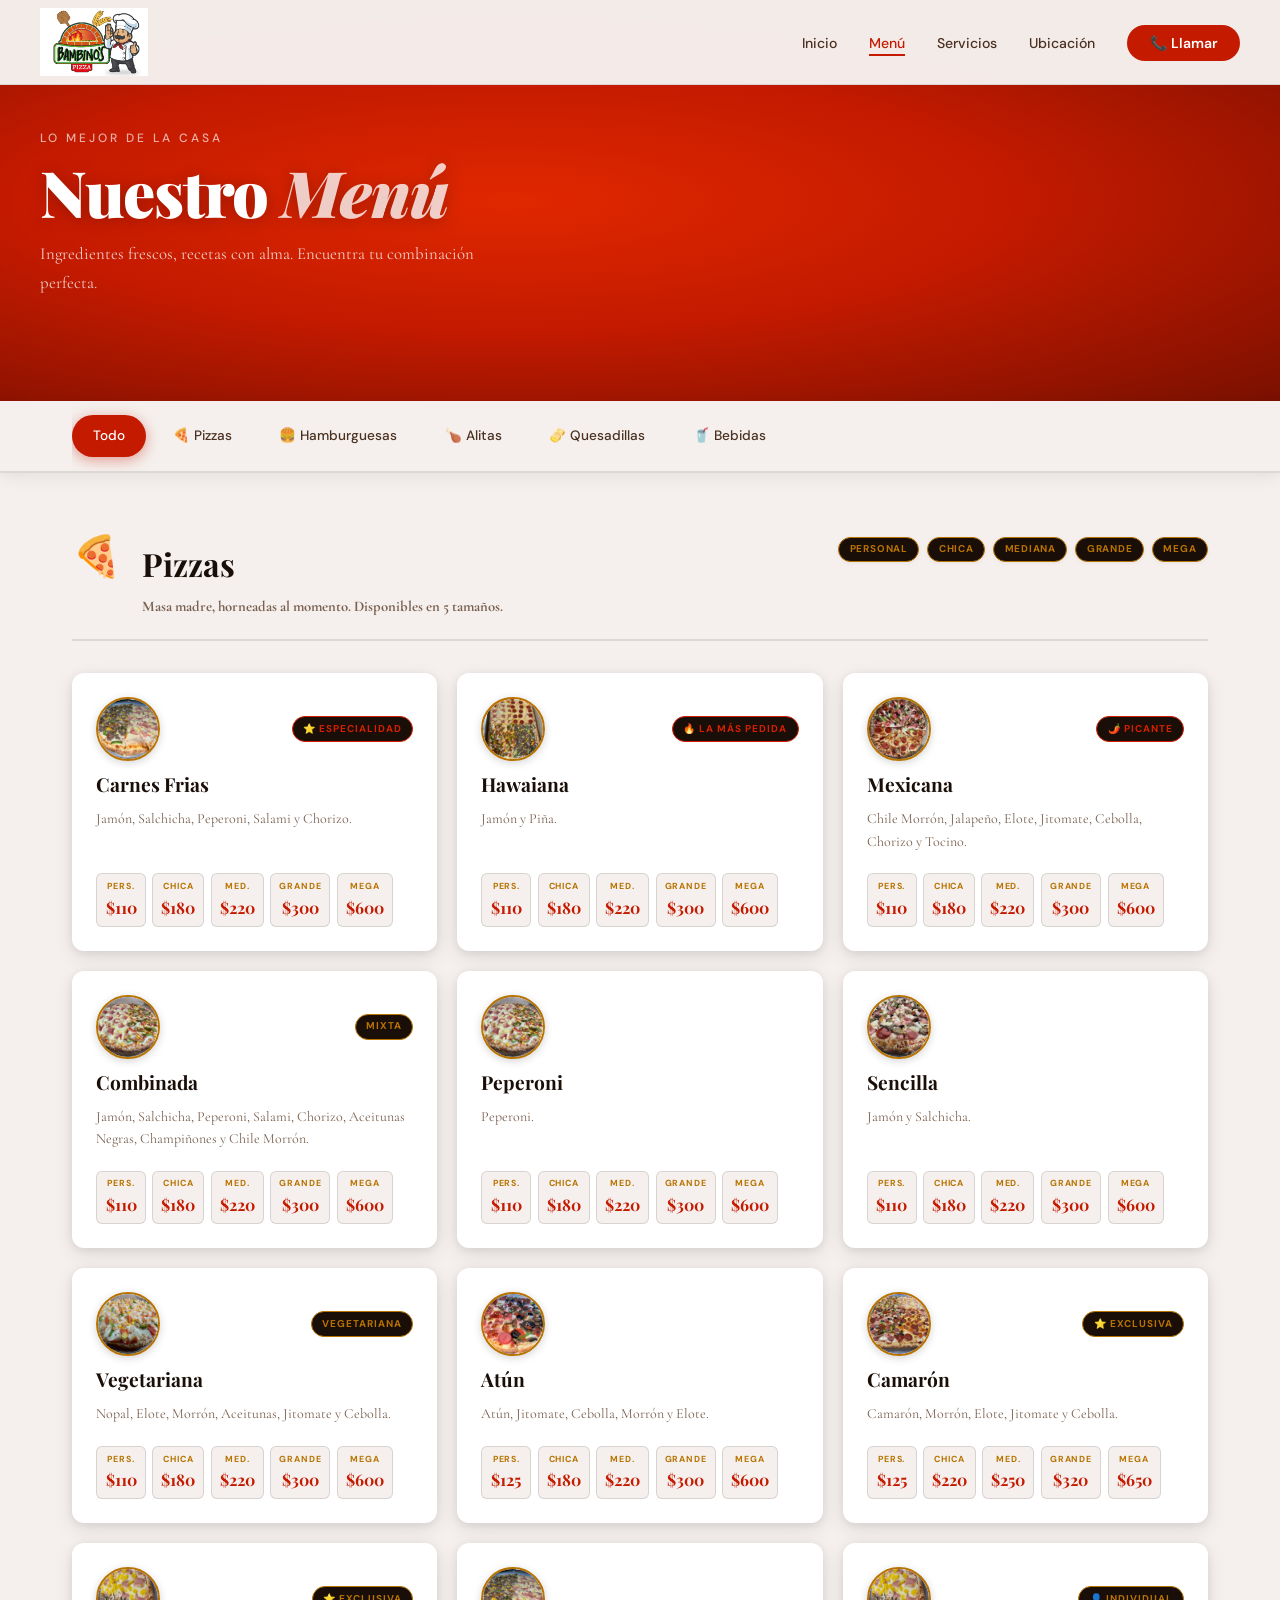
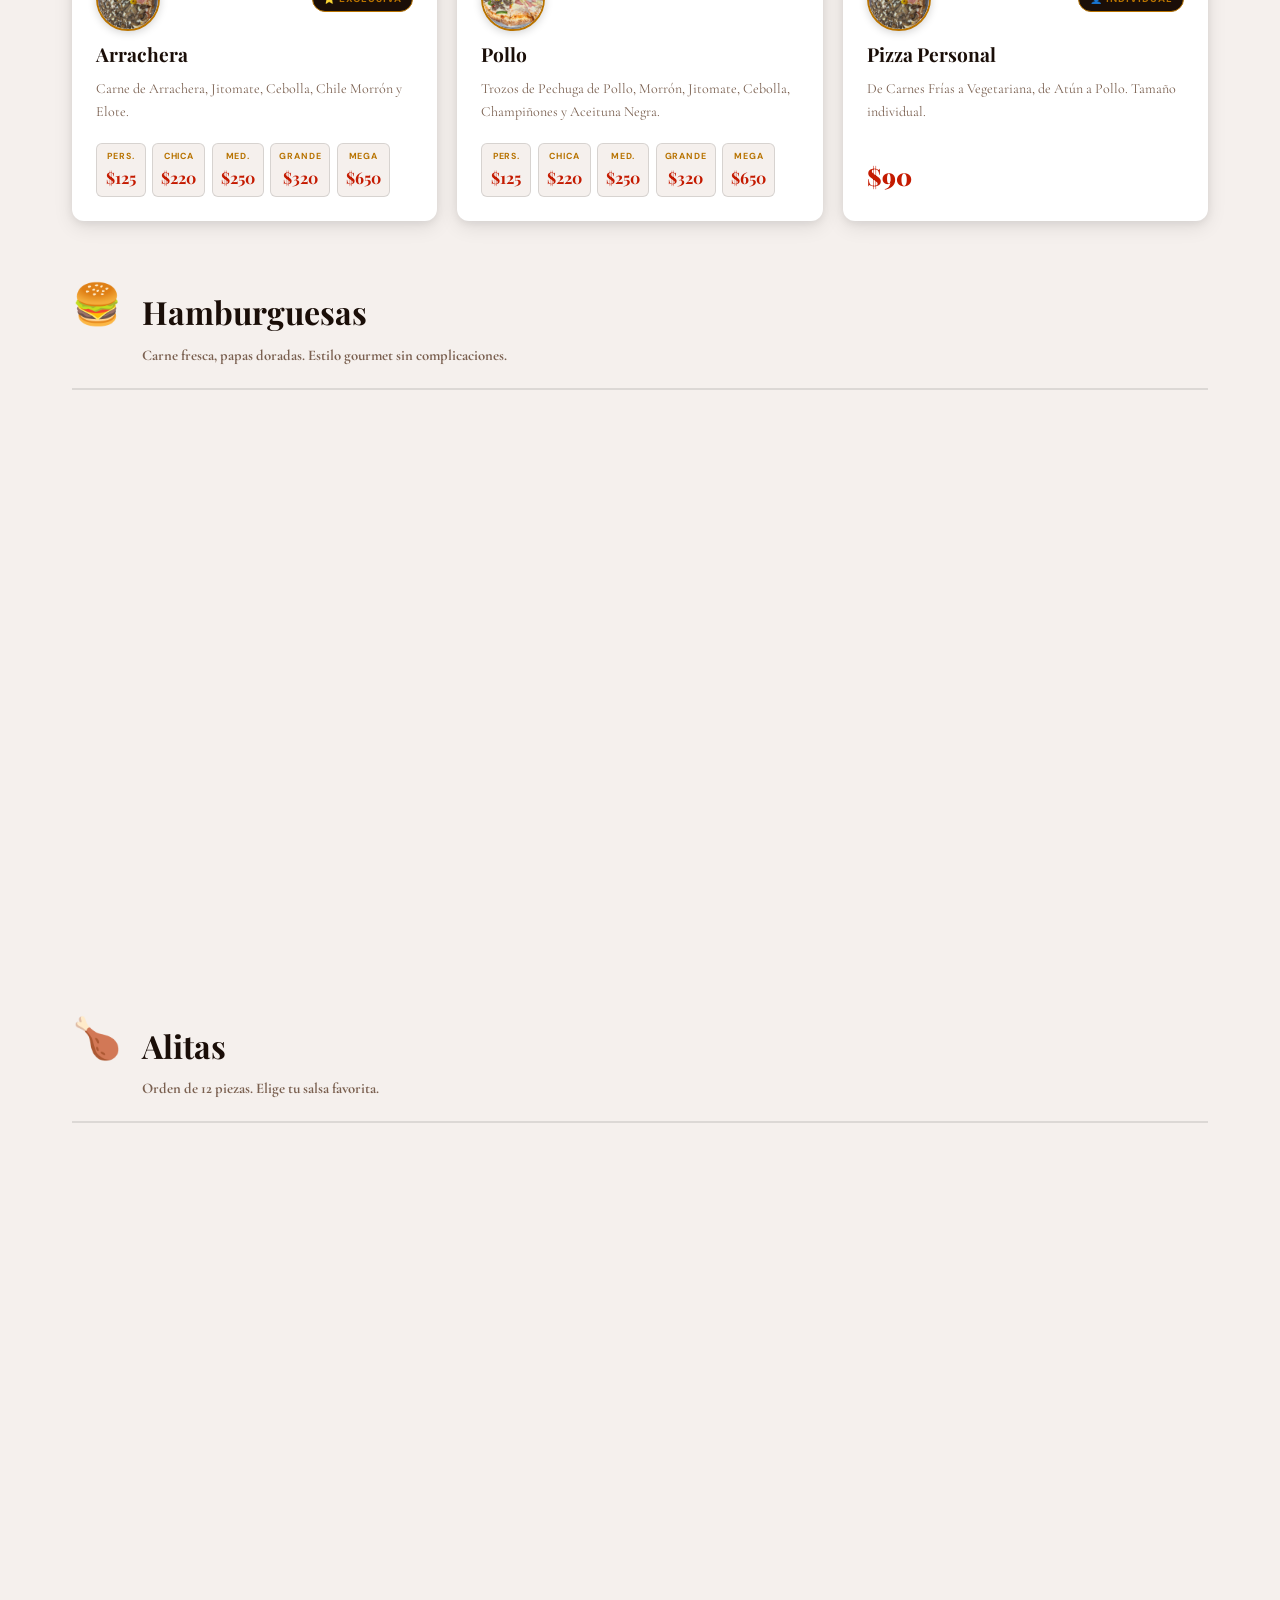
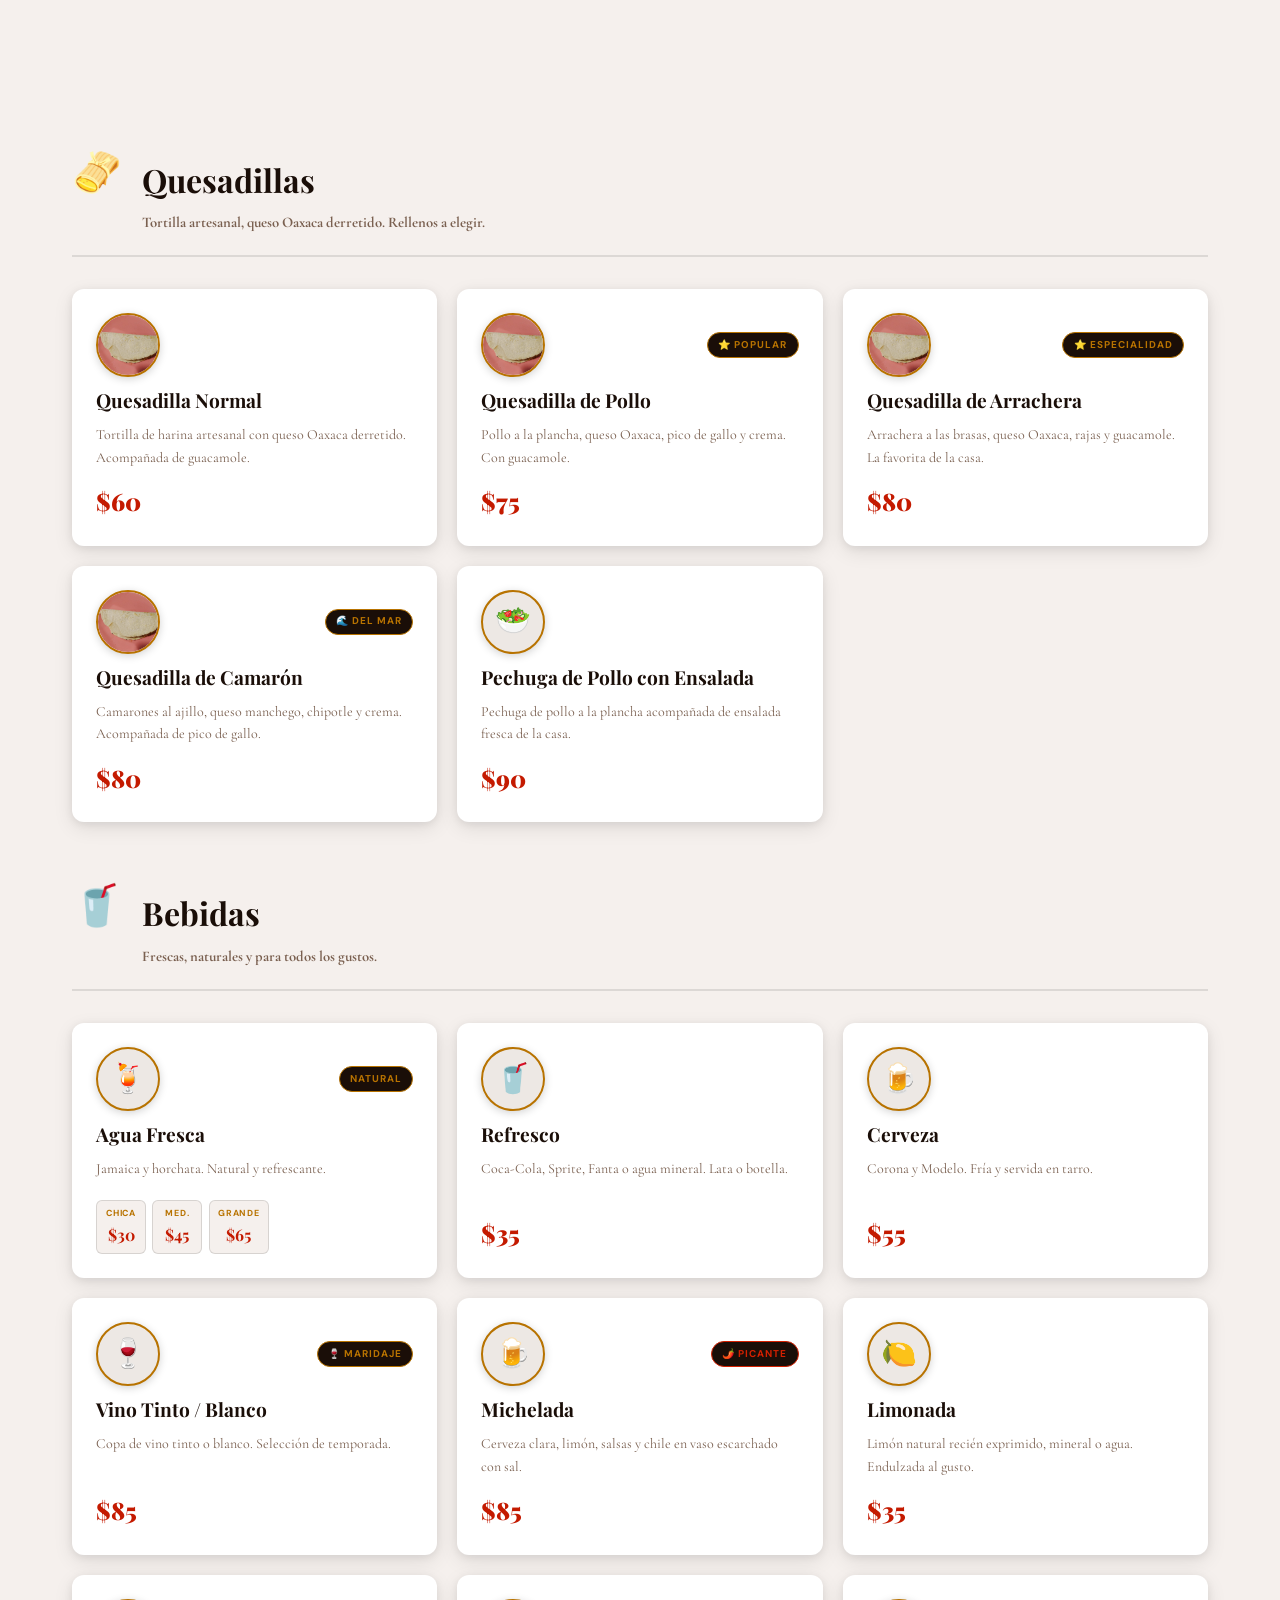
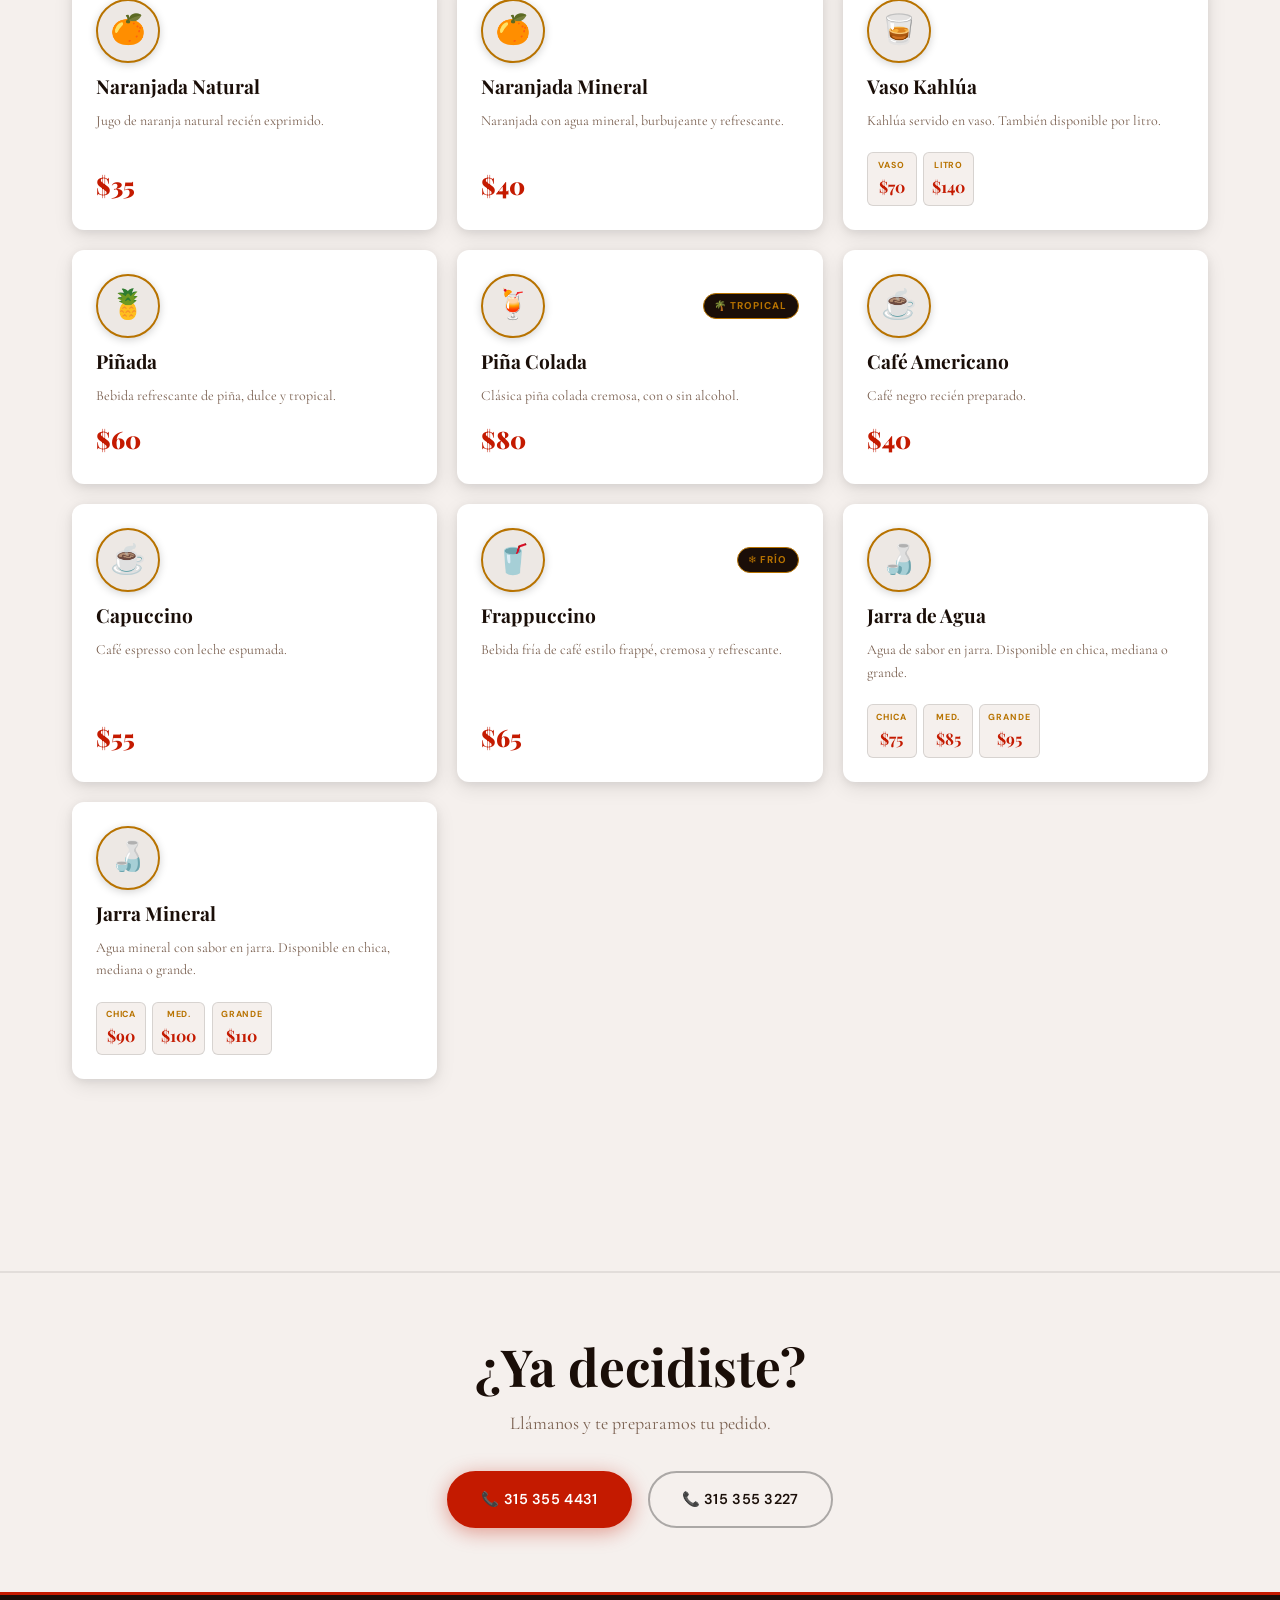
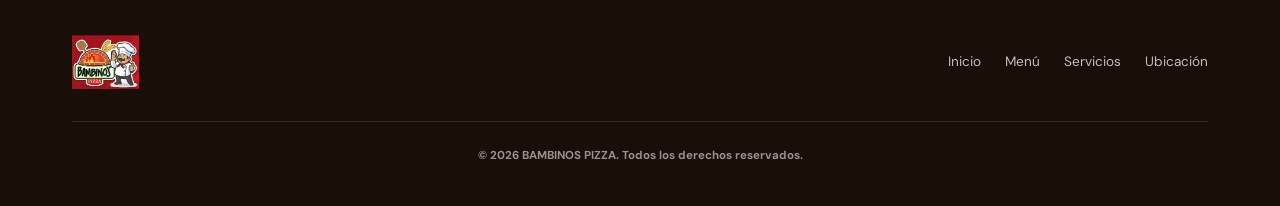
<file: pages/menu.html>
<!DOCTYPE html>
<html lang="es-MX">
<head>
  <meta charset="UTF-8" />
  <meta name="viewport" content="width=device-width, initial-scale=1.0" />
  <link rel="icon" type="image/png" href="./assets/images/LOGO-PIZZERIA.png"/>
  <title>Menú</title>
  <link rel="preconnect" href="https://fonts.googleapis.com" />
  <link rel="preconnect" href="https://fonts.gstatic.com" crossorigin />
  <link href="https://fonts.googleapis.com/css2?family=Playfair+Display:ital,wght@0,700;0,900;1,700&family=Cormorant+Garamond:wght@300;400;600&family=DM+Sans:wght@300;400;500&display=swap" rel="stylesheet" />
  <link rel="stylesheet" href="../css/tokens.css" />
  <link rel="stylesheet" href="../css/base.css" />
  <link rel="stylesheet" href="../css/components.css" />
  <link rel="stylesheet" href="../css/animations.css" />
  <link rel="stylesheet" href="../css/menu.css" />
</head>
<body>

  <!-- NAVBAR -->
  <nav class="navbar" id="navbar">
    <a href="../index.html" class="nav-brand">
      <img src="../assets/images/LOGO-PIZZA-BLANCO.jpeg" alt="Bambinos Pizza" class="brand-logo" />
    </a>
    <button class="hamburger" id="hamburger" aria-label="Menú">
      <span></span><span></span><span></span>
    </button>
    <ul class="nav-links" id="navLinks">
      <li><a href="../index.html"          class="nav-link">Inicio</a></li>
      <li><a href="#"                      class="nav-link active">Menú</a></li>
      <li><a href="../index.html#servicios" class="nav-link">Servicios</a></li>
      <li><a href="../index.html#ubicacion" class="nav-link">Ubicación</a></li>
      <li><a href="tel:+523153554431"          class="nav-link nav-cta">📞 Llamar</a></li>
    </ul>
  </nav>

  <!-- HERO MENÚ -->
  <header class="menu-hero">
    <div class="hero-bg">
      <div class="fire-orb fire-orb--1"></div>
      <div class="grain-overlay"></div>
    </div>
    <div class="menu-hero__content">
      <p class="section-eyebrow">Lo mejor de la casa</p>
      <h1 class="hero-title">Nuestro <em class="title-italic">Menú</em></h1>
      <p class="hero-desc">Ingredientes frescos, recetas con alma. Encuentra tu combinación perfecta.</p>
    </div>
  </header>

  <!-- FILTER TABS -->
  <div class="menu-tabs-wrap">
    <div class="container">
      <div class="menu-tabs" role="tablist">
        <button class="tab-btn active" data-filter="all"          role="tab">Todo</button>
        <button class="tab-btn"        data-filter="pizzas"       role="tab">🍕 Pizzas</button>
        <button class="tab-btn"        data-filter="hamburguesas" role="tab">🍔 Hamburguesas</button>
        <button class="tab-btn"        data-filter="alitas"       role="tab">🍗 Alitas</button>
        <button class="tab-btn"        data-filter="quesadillas"  role="tab">🫔 Quesadillas</button>
        <button class="tab-btn"        data-filter="bebidas"      role="tab">🥤 Bebidas</button>
      </div>
    </div>
  </div>

  <!-- MENU CONTENT -->
  <main class="menu-main">
    <div class="container">

      <!-- PIZZAS -->
      <section class="menu-section" data-category="pizzas" id="pizzas">
        <div class="menu-section-header">
          <span class="section-emoji">🍕</span>
          <div>
            <h2>Pizzas</h2>
            <p><strong> Masa madre, horneadas al momento. Disponibles en 5 tamaños.</strong></p>
          </div>
          <div class="size-legend">
            <span>Personal</span><span>Chica</span><span>Mediana</span><span>Grande</span><span>Mega</span>
          </div>
        </div>
        <div class="menu-grid" id="pizzas-grid"></div>
      </section>

      <!-- HAMBURGUESAS -->
      <section class="menu-section" data-category="hamburguesas" id="hamburguesas">
        <div class="menu-section-header">
          <span class="section-emoji">🍔</span>
          <div>
            <h2>Hamburguesas</h2>
            <p><strong>Carne fresca, papas doradas. Estilo gourmet sin complicaciones.</strong></p>
          </div>
        </div>
        <div class="menu-grid" id="burger-grid"></div>
      </section>

      <!-- ALITAS -->
      <section class="menu-section" data-category="alitas" id="alitas">
        <div class="menu-section-header">
          <span class="section-emoji">🍗</span>
          <div>
            <h2>Alitas</h2>
            <p><strong>Orden de 12 piezas. Elige tu salsa favorita.</strong></p>
          </div>
        </div>
        <div class="menu-grid" id="alitas-grid"></div>
      </section>

      <!-- QUESADILLAS -->
      <section class="menu-section" data-category="quesadillas" id="quesadillas">
        <div class="menu-section-header">
          <span class="section-emoji">🫔</span>
          <div>
            <h2>Quesadillas</h2>
            <p><strong>Tortilla artesanal, queso Oaxaca derretido. Rellenos a elegir.</strong></p>
          </div>
        </div>
        <div class="menu-grid" id="quesadilla-grid"></div>
      </section>

      <!-- BEBIDAS -->
      <section class="menu-section" data-category="bebidas" id="bebidas">
        <div class="menu-section-header">
          <span class="section-emoji">🥤</span>
          <div>
            <h2>Bebidas</h2>
            <p><strong>Frescas, naturales y para todos los gustos.</strong></p>
          </div>
        </div>
        <div class="menu-grid" id="bebidas-grid"></div>
      </section>

    </div>
  </main>

  <!-- CTA -->
  <section class="menu-cta">
    <div class="container">
      <h2 class="section-title">¿Ya decidiste?</h2>
      <p>Llámanos y te preparamos tu pedido.</p>
      <div class="contacto-actions">
        <a href="tel:+523153554431" class="btn btn--primary">📞 315 355 4431</a>
        <a href="tel:+523153553227" class="btn btn--outline-dark">📞 315 355 3227</a>
      </div>
    </div>
  </section>

  <!-- FOOTER -->
  <footer class="footer">
    <div class="container footer-inner">
      <div class="footer-brand">
        <img src="../assets/images/LOGO-PIZZERIA.png" alt="Bambinos Pizza" class="brand-logo" />
      </div>
      <nav class="footer-nav">
        <a href="../index.html">Inicio</a>
        <a href="#">Menú</a>
        <a href="../index.html#servicios">Servicios</a>
        <a href="../index.html#ubicacion">Ubicación</a>
      </nav>
      <p class="footer-copy"><strong> © 2026 BAMBINOS PIZZA. Todos los derechos reservados.</strong></p>
    </div>
  </footer>

  <script src="../js/main.js?v=20260622b"></script>
  <script src="../js/menu.js?v=20260622"></script>
</body>
</html>
</file>
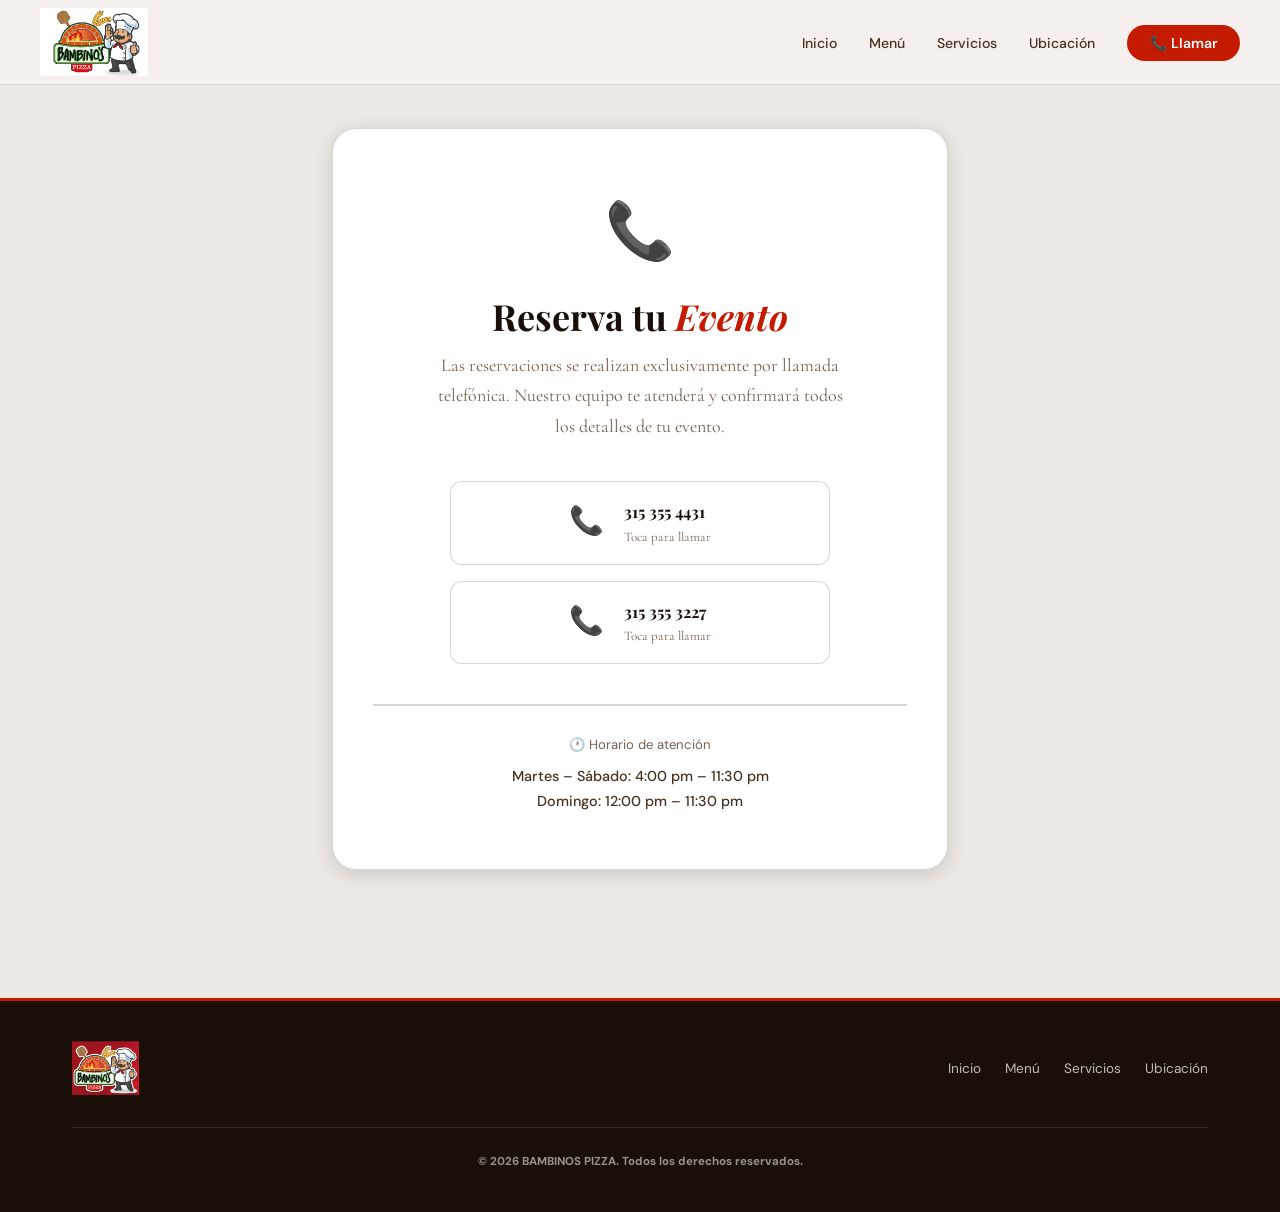
<file: pages/reservar.html>
<!DOCTYPE html>
<html lang="es-MX">
<head>
  <meta charset="UTF-8" />
  <meta name="viewport" content="width=device-width, initial-scale=1.0" />
  <link rel="icon" type="image/png" href="./assets/images/LOGO-PIZZERIA.png"/>
  <title>Reservar Evento</title>
  <link rel="preconnect" href="https://fonts.googleapis.com" />
  <link rel="preconnect" href="https://fonts.gstatic.com" crossorigin />
  <link href="https://fonts.googleapis.com/css2?family=Playfair+Display:ital,wght@0,700;0,900;1,700&family=Cormorant+Garamond:wght@300;400;600&family=DM+Sans:wght@300;400;500&display=swap" rel="stylesheet" />
  <link rel="stylesheet" href="../css/tokens.css" />
  <link rel="stylesheet" href="../css/base.css" />
  <link rel="stylesheet" href="../css/components.css" />
  <link rel="stylesheet" href="../css/animations.css" />
  <link rel="stylesheet" href="../css/reservar.css" />
</head>
<body>

  <nav class="navbar scrolled" id="navbar">
    <a href="../index.html" class="nav-brand">
      <img src="../assets/images/LOGO-PIZZA-BLANCO.jpeg" alt="Bambinos Pizza" class="brand-logo" />
    </a>
    <button class="hamburger" id="hamburger" aria-label="Menú">
      <span></span><span></span><span></span>
    </button>
    <ul class="nav-links" id="navLinks">
      <li><a href="../index.html"           class="nav-link">Inicio</a></li>
      <li><a href="menu.html"               class="nav-link">Menú</a></li>
      <li><a href="../index.html#servicios"  class="nav-link">Servicios</a></li>
      <li><a href="../index.html#ubicacion"  class="nav-link">Ubicación</a></li>
      <li><a href="tel:+523153554431"          class="nav-link nav-cta">📞 Llamar</a></li>
    </ul>
  </nav>

  <main class="reservar-main">
    <div class="container reservar-inner" style="grid-template-columns:1fr; max-width:680px;">

      <div class="reservar-form-wrap">
        <div class="form-card" style="text-align:center; padding:3.5rem 2.5rem;">

          <div style="font-size:3.5rem; margin-bottom:1rem;">📞</div>

          <h1 class="section-title" style="font-size:2.25rem; margin-bottom:0.75rem;">
            Reserva tu <em>Evento</em>
          </h1>
          <p style="color:var(--clr-text-muted); margin-bottom:2.5rem; max-width:420px; margin-inline:auto;">
            Las reservaciones se realizan exclusivamente por llamada telefónica.
            Nuestro equipo te atenderá y confirmará todos los detalles de tu evento.
          </p>

          <!-- Tarjetas de teléfono -->
          <div style="display:flex; flex-direction:column; gap:1rem; max-width:380px; margin:0 auto 2.5rem;">

            <a href="tel:+523153554431" class="res-feat" style="justify-content:center; text-decoration:none; gap:1.25rem;">
              <span style="font-size:1.75rem;">📞</span>
              <div style="text-align:left;">
                <strong>315 355 4431</strong>
                <p style="margin:0; font-size:0.82rem;">Toca para llamar</p>
              </div>
            </a>

            <a href="tel:+523153553227" class="res-feat" style="justify-content:center; text-decoration:none; gap:1.25rem;">
              <span style="font-size:1.75rem;">📞</span>
              <div style="text-align:left;">
                <strong>315 355 3227</strong>
                <p style="margin:0; font-size:0.82rem;">Toca para llamar</p>
              </div>
            </a>

          </div>

          <!-- Info adicional -->
          <div style="border-top:2px solid var(--clr-border); padding-top:1.75rem; display:flex; flex-direction:column; gap:0.5rem;">
            <p style="font-family:var(--font-ui); font-size:0.82rem; color:var(--clr-text-muted);">🕐 Horario de atención</p>
            <p style="font-family:var(--font-ui); font-size:0.9rem; font-weight:500; color:var(--clr-text-mid);">
              Martes – Sábado: 4:00 pm – 11:30 pm<br>
              Domingo: 12:00 pm – 11:30 pm
            </p>
          </div>

        </div>
      </div>

    </div>
  </main>

  <footer class="footer">
    <div class="container footer-inner">
      <div class="footer-brand">
        <img src="../assets/images/LOGO-PIZZERIA.png" alt="Bambinos Pizza" class="brand-logo" />
      </div>
      <nav class="footer-nav">
        <a href="../index.html">Inicio</a>
        <a href="menu.html">Menú</a>
        <a href="../index.html#servicios">Servicios</a>
        <a href="../index.html#ubicacion">Ubicación</a>
      </nav>
      <p class="footer-copy"><strong>© 2026 BAMBINOS PIZZA. Todos los derechos reservados.</strong></p>
    </div>
  </footer>

  <script src="../js/main.js?v=20260622b"></script>
</body>
</html>
</file>
<file: css/tokens.css>
:root {
  --clr-bg:          #f5f0ed;
  --clr-bg-soft:     #ede8e4;
  --clr-surface:     #e8e0d8;
  --clr-surface-2:   #dfd6cc;

  --clr-red:         #c41a00;
  --clr-red-bright:  #d42000;
  --clr-red-dark:    #8c1400;
  --clr-red-glow:    rgba(196,26,0,0.20);

  --clr-gold:        #b87300;
  --clr-gold-light:  #d4880a;

  --clr-text:        #1a0e08;
  --clr-text-mid:    #4a3020;
  --clr-text-muted:  #7a6050;

  --clr-dark:        #1a0e08;
  --clr-dark-2:      #261508;

  --clr-border:      rgba(0,0,0,0.16);
  --clr-border-gold: rgba(184,115,0,0.25);

  --font-display: 'Playfair Display', Georgia, serif;
  --font-body:    'Cormorant Garamond', Georgia, serif;
  --font-ui:      'DM Sans', system-ui, sans-serif;

  --space-xs:  0.5rem;
  --space-sm:  1rem;
  --space-md:  2rem;
  --space-lg:  4rem;
  --space-xl:  8rem;

  --radius-sm:   6px;
  --radius-md:   12px;
  --radius-lg:   24px;
  --radius-pill: 999px;

  --shadow-red:  0 4px 24px rgba(196,26,0,0.30);
  --shadow-card: 0 4px 20px rgba(0,0,0,0.14);
  --shadow-lg:   0 12px 40px rgba(0,0,0,0.18);

  --ease:        cubic-bezier(0.25, 0.46, 0.45, 0.94);
  --ease-bounce: cubic-bezier(0.34, 1.56, 0.64, 1);
}
</file>
<file: css/base.css>
/* ═══════════════════════════════════════════
   BAMBINOS PIZZA — Base & Reset
   ═══════════════════════════════════════════ */

*, *::before, *::after { box-sizing: border-box; margin: 0; padding: 0; }
html { scroll-behavior: smooth; font-size: 16px; overflow-x: hidden; width: 100%; }
body {
  background: var(--clr-bg);
  color: var(--clr-text);
  font-family: var(--font-body);
  font-size: 1.125rem;
  line-height: 1.7;
  overflow-x: hidden;
  width: 100%;
  position: relative;
}
img    { max-width: 100%; display: block; }
a      { color: inherit; text-decoration: none; }
button { cursor: pointer; border: none; background: none; font: inherit; }
ul     { list-style: none; }

/* ─── CONTAINER ─── */
.container {
  max-width: 1200px;
  margin: 0 auto;
  padding: 0 var(--space-md);
}

/* ─── SECTION HEADERS ─── */
.section-header {
  text-align: center;
  margin-bottom: 3.5rem;
}

.section-eyebrow {
  font-family: var(--font-ui);
  font-size: 0.75rem;
  font-weight: 500;
  letter-spacing: 0.25em;
  text-transform: uppercase;
  color: var(--clr-red);
  margin-bottom: 0.75rem;
}
.section-title {
  font-family: var(--font-display);
  font-size: clamp(2rem, 4vw, 3.5rem);
  font-weight: 700;
  line-height: 1.15;
  color: var(--clr-text);
}
.section-title em,
.title-italic {
  font-style: italic;
  color: var(--clr-red);
}
.title-line { display: block; color: white; }
.title-line1 { display: block; color: #FFD700; }

/* ─── UTILITY ─── */
.hidden { display: none !important; }
</file>
<file: css/components.css>
/* ═══════════════════════════════════════════
   BAMBINOS PIZZA — Components
   ═══════════════════════════════════════════ */

/* ══════════════ NAVBAR ══════════════ */
.navbar {
  position: fixed; top: 0; left: 0; right: 0; z-index: 1000;
  display: flex; align-items: center; justify-content: space-between;
  padding: 0.5rem 2.5rem;
  background: rgba(245,240,237,0.98);
  backdrop-filter: blur(16px);
  border-bottom: 1px solid rgba(0,0,0,0.10);
  transition: box-shadow 0.3s var(--ease);
}
.navbar.scrolled { box-shadow: 0 3px 24px rgba(0,0,0,0.12); }

.nav-brand { display: flex; align-items: center; text-decoration: none; flex-shrink: 0; }
.brand-logo { height: 68px; width: auto; object-fit: contain; transition: height 0.3s var(--ease); }
.navbar.scrolled .brand-logo { height: 54px; }

.nav-links { display: flex; align-items: center; gap: 2rem; }
.nav-link {
  font-family: var(--font-ui); font-size: 0.88rem; font-weight: 500;
  color: var(--clr-text-mid); transition: color 0.2s; position: relative;
}
.nav-link::after {
  content: ''; position: absolute; bottom: -4px; left: 0; right: 0;
  height: 2px; background: var(--clr-red);
  transform: scaleX(0); transform-origin: left; transition: transform 0.25s var(--ease);
}
.nav-link:hover { color: var(--clr-red); }
.nav-link:hover::after, .nav-link.active::after { transform: scaleX(1); }
.nav-link.active { color: var(--clr-red); }

.nav-cta {
  background: var(--clr-red) !important; color: white !important;
  padding: 0.55rem 1.4rem; border-radius: var(--radius-pill); font-weight: 600;
  transition: background 0.2s, box-shadow 0.2s !important;
}
.nav-cta:hover { background: var(--clr-red-dark) !important; box-shadow: var(--shadow-red) !important; }
.nav-cta::after { display: none !important; }

.hamburger { display: none; flex-direction: column; gap: 5px; padding: 4px; }
.hamburger span { display: block; width: 24px; height: 2px; background: var(--clr-text); border-radius: 2px; transition: transform 0.3s, opacity 0.3s; }
.hamburger.active span:nth-child(1) { transform: translateY(7px) rotate(45deg); }
.hamburger.active span:nth-child(2) { opacity: 0; }
.hamburger.active span:nth-child(3) { transform: translateY(-7px) rotate(-45deg); }

/* ══════════════ BOTONES ══════════════ */
.btn {
  display: inline-flex; align-items: center; gap: 0.5rem;
  font-family: var(--font-ui); font-size: 0.9rem; font-weight: 600;
  padding: 0.9rem 2rem; border-radius: var(--radius-pill);
  transition: all 0.22s var(--ease); white-space: nowrap; letter-spacing: 0.02em;
}
/* Rojo → blanco/rojo */
.btn--primary { background: var(--clr-red); color: white; border: 2px solid var(--clr-red); box-shadow: 0 4px 20px rgba(196,26,0,0.40); }
.btn--primary:hover, .btn--primary:active { background: white; color: var(--clr-red); border-color: var(--clr-red); transform: translateY(-2px); box-shadow: 0 8px 28px rgba(196,26,0,0.20); }

/* Sobre fondo rojo/oscuro → blanco/rojo */
.btn--ghost { background: rgba(255,255,255,0.10); color: white; border: 2px solid rgba(255,255,255,0.80); backdrop-filter: blur(4px); }
.btn--ghost:hover, .btn--ghost:active { background: white; color: var(--clr-red); border-color: white; transform: translateY(-2px); }

/* Sobre fondo oscuro/colorido → blanco/rojo */
.btn--outline { background: transparent; color: white; border: 2px solid rgba(255,255,255,0.80); }
.btn--outline:hover, .btn--outline:active { background: white; color: var(--clr-red); border-color: white; transform: translateY(-2px); }

/* Rojo/centrado (historia) → blanco/rojo */
.btn--historia { background: var(--clr-red); color: white; border: 2px solid var(--clr-red); align-self: center; box-shadow: 0 4px 20px rgba(196,26,0,0.40); }
.btn--historia:hover, .btn--historia:active { background: white; color: var(--clr-red); border-color: var(--clr-red); transform: translateY(-2px); }

/* Sobre fondo claro → rojo/blanco */
.btn--outline-dark { background: transparent; color: var(--clr-text); border: 2px solid rgba(0,0,0,0.30); }
.btn--outline-dark:hover, .btn--outline-dark:active { background: var(--clr-red); color: white; border-color: var(--clr-red); transform: translateY(-2px); }

/* Verde → blanco/verde */
.btn--whatsapp { background: #25D366; color: white; border: 2px solid #25D366; box-shadow: 0 4px 16px rgba(37,211,102,0.35); }
.btn--whatsapp:hover, .btn--whatsapp:active { background: white; color: #1a9e4a; border-color: #25D366; transform: translateY(-2px); }

/* ══════════════ ① HERO — ROJO ══════════════ */
.hero {
  position: relative; min-height: 100vh;
  display: flex; align-items: center;
  padding: 7rem 2.5rem 4rem; overflow: hidden;
  background: radial-gradient(ellipse at 35% 45%, #e02800 0%, #c41a00 45%, #7a1000 100%);
}
/* Textura halftone fina — igual al logo */
.hero::before {
  content: ''; position: absolute; inset: 0; z-index: 0;
  background-image: radial-gradient(circle, rgba(255,255,255,0.07) 1px, transparent 1px);
  background-size: 20px 20px;
}
/* Viñeta oscura perimetral */
.hero::after {
  content: ''; position: absolute; inset: 0; z-index: 0;
  background: radial-gradient(ellipse at 35% 45%, transparent 30%, rgba(0,0,0,0.45) 100%);
}
.hero-bg { display: none; }

.hero-content { position: relative; z-index: 2; max-width: 580px; }
.hero-eyebrow {
  font-family: var(--font-ui); font-size: 0.75rem; font-weight: 500;
  letter-spacing: 0.25em; text-transform: uppercase;
  color: rgba(255,255,255,0.65); margin-bottom: 1.25rem;
  display: flex; align-items: center; gap: 0.5rem;
}
.hero-eyebrow::before, .hero-eyebrow::after {
  content: ''; display: inline-block; height: 1px; width: 24px;
  background: rgba(255,255,255,0.40);
}
.hero-title {
  font-family: var(--font-display); font-size: clamp(3rem, 7vw, 6.5rem);
  font-weight: 900; line-height: 1.0; letter-spacing: -0.02em;
  margin-bottom: 1.5rem; color: white;
  text-shadow: 0 2px 20px rgba(0,0,0,0.25);
}
.hero-title .title-italic { color: rgba(255,255,255,0.82); font-style: italic; }
.hero-desc {
  font-size: 1.05rem; color: rgba(255,255,255,0.75);
  max-width: 440px; margin-bottom: 2.5rem; line-height: 1.7;
}
.hero-actions { display: flex; gap: 1rem; flex-wrap: wrap; }

/* Logo derecho — sin borde cuadrado visible */
.hero-visual {
  position: absolute; right: 4%; top: 50%;
  transform: translateY(-50%); z-index: 2;
}
.hero-logo-img {
  width: 380px; height: auto;
  border-radius: 50%;              /* fuerza forma oval para ocultar esquinas */
  filter: drop-shadow(0 16px 48px rgba(0,0,0,0.50));
  animation: float 5s ease-in-out infinite;
}

.hero-scroll-hint {
  position: absolute; bottom: 2rem; left: 2.5rem;
  display: flex; align-items: center; gap: 0.75rem;
  font-family: var(--font-ui); font-size: 0.68rem; letter-spacing: 0.18em;
  color: rgba(255,255,255,0.45); text-transform: uppercase; z-index: 2;
}
.scroll-line { width: 36px; height: 1px; background: rgba(255,255,255,0.35); }

/* ══════════════ MARQUEE ══════════════ */
.marquee-wrap {
  overflow: hidden; background: #1a0e08;
  padding: 1rem 0;
  border-top: 3px solid var(--clr-red);
  border-bottom: 3px solid var(--clr-red);
}
.marquee-track {
  display: flex; gap: 2.5rem; white-space: nowrap;
  animation: marquee 28s linear infinite;
  font-family: var(--font-ui); font-size: 0.75rem; font-weight: 700;
  letter-spacing: 0.18em; text-transform: uppercase; color: rgba(255,255,255,0.85);
}
.dot { color: var(--clr-red); font-size: 0.6rem; }

/* ══════════════ ② ESPECIALIDADES ══════════════ */
.featured {
  padding: var(--space-xl) 0;
  background: #f5f0ed;
  position: relative;
}
/* Línea decorativa superior */
.featured::before {
  content: ''; position: absolute; top: 0; left: 50%; transform: translateX(-50%);
  width: 80px; height: 4px; background: var(--clr-red); border-radius: 2px;
}
.featured .section-eyebrow { color: var(--clr-red); }
.featured .section-title   { color: var(--clr-text); }
.featured .section-title em { color: var(--clr-red); }

.featured-grid {
  display: grid; grid-template-columns: repeat(3, 1fr);
  grid-template-rows: auto auto; gap: 1.5rem;
}
.food-card--hero { grid-column: 1; grid-row: 1 / span 2; }

.food-card {
  background: #ffffff;
  border: none;
  border-radius: var(--radius-lg); overflow: hidden;
  transition: transform 0.3s var(--ease), box-shadow 0.3s;
  display: flex; flex-direction: column; position: relative;
  /* Sombra rica y visible sobre crema */
  box-shadow: 0 2px 8px rgba(0,0,0,0.06), 0 8px 24px rgba(0,0,0,0.10);
}
.food-card:hover {
  transform: translateY(-6px);
  box-shadow: 0 8px 16px rgba(0,0,0,0.08), 0 24px 48px rgba(0,0,0,0.16);
}
/* Barra roja top al hover */
.food-card::after {
  content: ''; position: absolute; top: 0; left: 0; right: 0;
  height: 4px; background: linear-gradient(90deg, var(--clr-red), #e05030);
  transform: scaleX(0); transform-origin: left; transition: transform 0.3s var(--ease);
}
.food-card:hover::after { transform: scaleX(1); }

/* Franja izquierda de color siempre visible */
.food-card::before {
  content: ''; position: absolute; top: 0; left: 0; bottom: 0;
  width: 4px; background: linear-gradient(to bottom, var(--clr-red), #e05030);
  opacity: 0; transition: opacity 0.3s;
}
.food-card:hover::before { opacity: 1; }

.food-card__img-wrap {
  background: linear-gradient(135deg, #fdecea 0%, #fff8f6 100%);
  display: flex; align-items: center; justify-content: center; padding: 2.5rem 2rem;
  position: relative; overflow: hidden;
}
/* Círculo decorativo fondo */
.food-card__img-wrap::before {
  content: ''; position: absolute;
  width: 160px; height: 160px; border-radius: 50%;
  background: rgba(196,26,0,0.06);
  top: 50%; left: 50%; transform: translate(-50%,-50%);
}
.food-emoji { font-size: 5rem; line-height: 1; position: relative; z-index: 1; animation: float 4s ease-in-out infinite; }
.food-emoji--sm { font-size: 3.2rem; padding: 1.25rem 2rem; }
.food-card__img-wrap img {
  width: 220px; height: 220px; object-fit: cover; border-radius: 50%;
  position: relative; z-index: 1; box-shadow: 0 8px 24px rgba(0,0,0,0.18);
  border: 3px solid white;
}

.food-card__body { padding: 1.5rem 1.75rem; flex: 1; display: flex; flex-direction: column; gap: 0.6rem; }

.food-tag {
  font-family: var(--font-ui); font-size: 0.65rem; font-weight: 700;
  letter-spacing: 0.15em; text-transform: uppercase;
  color: white; background: var(--clr-red);
  padding: 0.3rem 0.8rem; border-radius: var(--radius-pill); width: fit-content;
  box-shadow: 0 2px 8px rgba(196,26,0,0.30);
}
.food-card h3 {
  font-family: var(--font-display); font-size: 1.45rem; font-weight: 700;
  color: var(--clr-text); line-height: 1.2;
}
.food-card p { font-size: 0.9rem; color: var(--clr-text-muted); line-height: 1.65; }

.food-sizes { display: flex; flex-wrap: wrap; gap: 0.35rem; margin-top: 0.5rem; }
.size-btn {
  font-family: var(--font-ui); font-size: 0.68rem; font-weight: 600;
  padding: 0.3rem 0.8rem; border-radius: var(--radius-pill);
  border: 1.5px solid rgba(0,0,0,0.18); color: var(--clr-text-mid);
  background: transparent; transition: all 0.18s;
}
.size-btn:hover, .size-btn.active {
  background: var(--clr-red); border-color: var(--clr-red); color: white;
  box-shadow: 0 2px 8px rgba(196,26,0,0.30);
}
.food-price {
  font-family: var(--font-display); font-size: 2rem; font-weight: 900;
  color: var(--clr-red); margin-top: auto;
  text-shadow: none;
}
.featured-cta { text-align: center; margin-top: 3.5rem; }

/* ══════════════ ③ SERVICIOS — ROJO RICO ══════════════ */
.servicios {
  padding: var(--space-xl) 0;
  background: radial-gradient(ellipse at 50% 0%, #e02800 0%, #c41a00 40%, #7a1000 100%);
  position: relative; overflow: hidden;
}
/* Textura halftone */
.servicios::before {
  content: ''; position: absolute; inset: 0; z-index: 0;
  background-image: radial-gradient(circle, rgba(255,255,255,0.06) 1px, transparent 1px);
  background-size: 20px 20px;
}
/* Viñeta oscura */
.servicios::after {
  content: ''; position: absolute; inset: 0; z-index: 0;
  background: radial-gradient(ellipse at 50% 50%, transparent 40%, rgba(0,0,0,0.35) 100%);
}
.servicios .section-header { position: relative; z-index: 1; }
.servicios .section-eyebrow { color: rgba(255,255,255,0.70); letter-spacing: 0.25em; }
.servicios .section-title   { color: white; text-shadow: 0 2px 16px rgba(0,0,0,0.25); }
.servicios .section-title em { color: rgba(255,255,255,0.78); font-style: italic; }

.servicios-grid {
  display: grid; grid-template-columns: repeat(3, 1fr);
  gap: 1.5rem; position: relative; z-index: 1;
}
.servicio-card {
  /* Fondo blanco semi-transparente con más opacidad para contraste */
  background: rgba(255,255,255,0.14);
  border: 1px solid rgba(255,255,255,0.28);
  border-radius: var(--radius-lg); padding: 2rem 1.75rem;
  transition: all 0.3s var(--ease); position: relative; overflow: hidden;
  backdrop-filter: blur(6px);
  /* Sombra para dar profundidad */
  box-shadow: 0 4px 20px rgba(0,0,0,0.18);
}
/* Franja superior de color al hover */
.servicio-card::before {
  content: ''; position: absolute; top: 0; left: 0; right: 0;
  height: 3px; background: white;
  transform: scaleX(0); transform-origin: left;
  transition: transform 0.35s var(--ease);
}
/* Círculo decorativo fondo */
.servicio-card::after {
  content: ''; position: absolute;
  width: 120px; height: 120px; border-radius: 50%;
  background: rgba(255,255,255,0.06);
  bottom: -30px; right: -30px;
  pointer-events: none;
}
.servicio-card:hover {
  transform: translateY(-5px);
  background: rgba(255,255,255,0.22);
  border-color: rgba(255,255,255,0.45);
  box-shadow: 0 12px 36px rgba(0,0,0,0.28);
}
.servicio-card:hover::before { transform: scaleX(1); }

.servicio-icon {
  font-size: 2.75rem; margin-bottom: 1.25rem; display: block;
  filter: drop-shadow(0 2px 8px rgba(0,0,0,0.20));
}
.servicio-card h3 {
  font-family: var(--font-display); font-size: 1.25rem; font-weight: 700;
  margin-bottom: 0.6rem; color: white;
  text-shadow: 0 1px 8px rgba(0,0,0,0.20);
}
.servicio-card p {
  font-size: 0.88rem; color: rgba(255,255,255,0.82); line-height: 1.65;
}

/* ══════════════ ④ STORY — OSCURO ══════════════ */
.story {
  padding: var(--space-xl) 0;
  background: linear-gradient(160deg, #1a0e08 0%, #2e1810 50%, #1a0e08 100%);
  position: relative; overflow: hidden;
}
.story::before {
  content: ''; position: absolute; inset: 0;
  background: radial-gradient(ellipse at 15% 60%, rgba(196,26,0,0.18) 0%, transparent 55%);
}
.story-inner { display: grid; grid-template-columns: 1fr 1fr; gap: 6rem; align-items: center; position: relative; z-index: 1; }
.story-visual { position: relative; display: flex; align-items: center; justify-content: center; }
.story-circle {
  width: 320px; height: 320px; border-radius: 50%;
  background: radial-gradient(circle, rgba(255,255,255,0.06) 0%, rgba(255,255,255,0.02) 100%);
  border: 1px solid rgba(255,255,255,0.12);
  display: flex; align-items: center; justify-content: center;
  box-shadow: 0 0 60px rgba(196,26,0,0.15), inset 0 0 40px rgba(0,0,0,0.20);
}
.story-big-emoji { font-size: 8rem; animation: float 5s ease-in-out infinite; }
.story-stat-card {
  position: absolute;
  background: rgba(255,255,255,0.07); border: 1px solid rgba(255,255,255,0.15);
  border-radius: var(--radius-md); padding: 1rem 1.5rem; text-align: center;
  backdrop-filter: blur(10px);
  box-shadow: 0 4px 20px rgba(0,0,0,0.25);
}
.stat-1 { top: 10px; right: -10px; }
.stat-2 { bottom: 30px; left: -10px; }
.stat-num { display: block; font-family: var(--font-display); font-size: 1.75rem; font-weight: 900; color: var(--clr-red-bright); line-height: 1; }
.stat-label { font-family: var(--font-ui); font-size: 0.7rem; color: rgba(255,255,255,0.75); letter-spacing: 0.05em; }
.story-text { display: flex; flex-direction: column; gap: 1.25rem; }
.story-text .section-eyebrow { color: rgba(255,255,255,0.45); }
.story-text .section-title   { color: white; text-shadow: 0 2px 16px rgba(0,0,0,0.30); }
.story-text .section-title em { color: var(--clr-red-bright); font-style: italic; }
.story-text p { color: rgba(255,255,255,0.82); font-size: 1.02rem; line-height: 1.75; }

/* ══════════════ ⑤ UBICACIÓN — ROJO ══════════════ */
.ubicacion {
  padding: var(--space-xl) 0;
  background: radial-gradient(ellipse at 65% 50%, #e02800 0%, #c41a00 45%, #7a1000 100%);
  position: relative; overflow: hidden;
}
.ubicacion::before {
  content: ''; position: absolute; inset: 0; z-index: 0;
  background-image: radial-gradient(circle, rgba(255,255,255,0.06) 1px, transparent 1px);
  background-size: 20px 20px;
}
.ubicacion::after {
  content: ''; position: absolute; inset: 0; z-index: 0;
  background: radial-gradient(ellipse at 65% 50%, transparent 35%, rgba(0,0,0,0.40) 100%);
}
.ubicacion .section-header { position: relative; z-index: 1; }
.ubicacion .section-eyebrow { color: rgba(255,255,255,0.65); }
.ubicacion .section-title   { color: white; text-shadow: 0 2px 16px rgba(0,0,0,0.25); }
.ubicacion-grid { display: grid; grid-template-columns: 1fr 1fr; gap: 4rem; align-items: start; position: relative; z-index: 1; }
.ubicacion-info { display: flex; flex-direction: column; gap: 1.75rem; }
.info-block { display: flex; gap: 1.25rem; align-items: flex-start; }
.info-icon  { font-size: 1.75rem; flex-shrink: 0; margin-top: 0.1rem; filter: drop-shadow(0 2px 6px rgba(0,0,0,0.20)); }
.info-block strong {
  display: block; font-family: var(--font-display); font-size: 1rem; font-weight: 700;
  color: white; margin-bottom: 0.25rem; text-shadow: 0 1px 6px rgba(0,0,0,0.20);
}
.info-block p { font-size: 0.92rem; color: rgba(255,255,255,0.78); line-height: 1.65; }
.info-block a { color: white; font-weight: 600; text-decoration: underline; text-underline-offset: 3px; }
.info-block a:hover { opacity: 0.75; }
.map-croquis {
  border-radius: var(--radius-lg); overflow: hidden;
  box-shadow: 0 12px 48px rgba(0,0,0,0.35);
  border: 2px solid rgba(255,255,255,0.22);
}
#mapa-bambinos { width: 100%; height: 340px; display: block; }
.map-note {
  font-family: var(--font-ui); font-size: 0.7rem; color: rgba(255,255,255,0.65);
  padding: 0.75rem 1rem; background: rgba(0,0,0,0.25); text-align: center;
}

/* ══════════════ ⑥ CONTACTO — CREMA ══════════════ */
.contacto {
  padding: var(--space-xl) 0;
  background: #f5f0ed;
  text-align: center; position: relative;
}
.contacto::before {
  content: ''; position: absolute; top: 0; left: 50%; transform: translateX(-50%);
  width: 80px; height: 4px; background: var(--clr-red); border-radius: 2px;
}
.contacto .section-eyebrow { color: var(--clr-red); }
.contacto .section-title   { color: var(--clr-text); }
.contacto .section-title em { color: var(--clr-red); }
.contacto-inner { display: flex; flex-direction: column; align-items: center; gap: 1.75rem; }
.contacto-inner > p { font-size: 1.05rem; color: var(--clr-text-muted); max-width: 420px; line-height: 1.7; }
.contacto-actions { display: flex; gap: 1rem; flex-wrap: wrap; justify-content: center; }
.contacto .btn--outline {
  color: var(--clr-text); border-color: rgba(0,0,0,0.22);
}
.contacto .btn--outline:hover { border-color: var(--clr-red); color: var(--clr-red); background: transparent; }

.social-links { display: flex; gap: 1rem; margin-top: 0.5rem; }
.social-link {
  display: flex; align-items: center; justify-content: center;
  width: 46px; height: 46px; border-radius: 50%;
  border: 2px solid rgba(0,0,0,0.14); color: var(--clr-text-muted);
  transition: all 0.2s; background: white;
  box-shadow: 0 2px 10px rgba(0,0,0,0.08);
}
.social-link:hover { border-color: var(--clr-red); color: var(--clr-red); transform: translateY(-3px); box-shadow: 0 6px 18px rgba(196,26,0,0.20); }

/* ══════════════ FOOTER ══════════════ */
.footer {
  background: #1a0e08; border-top: 3px solid var(--clr-red);
  padding: 2.5rem 0;
}
.footer-inner { display: flex; align-items: center; justify-content: space-between; flex-wrap: wrap; gap: 1.5rem; }
.footer-brand { display: flex; align-items: center; }
.footer-brand .brand-logo { height: 54px; }
.footer-nav { display: flex; gap: 1.5rem; flex-wrap: wrap; }
.footer-nav a {
  font-family: var(--font-ui); font-size: 0.85rem; color: rgba(255,255,255,0.72);
  transition: color 0.2s;
}
.footer-nav a:hover { color: white; }
.footer-copy {
  font-family: var(--font-ui); font-size: 0.72rem; color: rgba(255,255,255,0.55);
  width: 100%; text-align: center;
  padding-top: 1.5rem; border-top: 1px solid rgba(255,255,255,0.12); margin-top: 0.5rem;
}

/* ══════════════ RESPONSIVE ══════════════ */
@media (max-width: 1024px) {
  .featured-grid { grid-template-columns: 1fr 1fr; }
  .food-card--hero { grid-column: 1 / span 2; grid-row: 1; flex-direction: row; }
  .food-card--hero .food-card__img-wrap { width: 200px; flex-shrink: 0; }
  .servicios-grid { grid-template-columns: repeat(2, 1fr); }
  .story-inner { gap: 3rem; }
  .hero-logo-img { width: 300px; }
}
@media (max-width: 768px) {
  .navbar { padding: 0.5rem 1.25rem; }
  .hamburger { display: flex; }

  .nav-links {
    position: fixed; top: 0; right: -100%; width: 78vw; max-width: 320px; height: 100vh;
    background: #f5f0ed; flex-direction: column; align-items: flex-start;
    padding: 5rem 2rem 2rem; gap: 1.75rem; transition: right 0.35s ease;
    border-left: 1px solid rgba(0,0,0,0.10); box-shadow: -8px 0 32px rgba(0,0,0,0.15);
    z-index: 2000;
    overflow-y: auto;
  }
  .nav-links.open { right: 0; }
  .nav-link { font-size: 1.1rem; width: 100%; }
  .nav-cta { width: 100%; justify-content: center; }

  .hero { padding: 6.5rem 1.5rem 3.5rem; min-height: auto; text-align: left; }
  .hero-visual { display: none; }
  .hero-content { max-width: 100%; }
  .hero-eyebrow { font-size: 0.65rem; letter-spacing: 0.15em; flex-wrap: wrap; }
  .hero-eyebrow::before, .hero-eyebrow::after { width: 16px; }
  .hero-title { font-size: clamp(2.2rem, 9vw, 3.2rem); margin-bottom: 1.1rem; }
  .hero-desc  { font-size: 0.95rem; max-width: 100%; margin-bottom: 2rem; }
  .hero-actions { flex-direction: column; align-items: stretch; gap: 0.75rem; }
  .hero-actions .btn { width: 100%; justify-content: center; }
  .hero-scroll-hint { display: none; }

  .featured-grid { grid-template-columns: 1fr; }
  .food-card--hero { grid-column: 1; grid-row: 1; flex-direction: column; }
  .food-card--hero .food-card__img-wrap { width: 100%; }
  .servicios-grid { grid-template-columns: 1fr; }
  .story-inner { grid-template-columns: 1fr; gap: 3rem; text-align: center; }
  .story-circle { width: 220px; height: 220px; }
  .story-big-emoji { font-size: 5.5rem; }
  .stat-1 { right: 0; } .stat-2 { left: 0; }
  .ubicacion-grid { grid-template-columns: 1fr; }
  .footer-inner { flex-direction: column; text-align: center; }
  .footer-nav { justify-content: center; }
}
@media (max-width: 480px) {
  .hero { padding: 6rem 1.25rem 3rem; }
  .hero-title { font-size: clamp(2rem, 10vw, 2.6rem); }
  .hero-desc { font-size: 0.9rem; }
  .hero-actions { flex-direction: column; }
  .contacto-actions { flex-direction: column; align-items: center; }
  .btn { width: 100%; justify-content: center; max-width: 280px; }
}
</file>
<file: css/animations.css>
/* ═══════════════════════════════════════════
   BAMBINOS PIZZA — Animations
   ═══════════════════════════════════════════ */

@keyframes pulse {
  0%, 100% { opacity: 0.7; transform: scale(1); }
  50%       { opacity: 1;   transform: scale(1.06); }
}
@keyframes float {
  0%, 100% { transform: translateY(0px); }
  50%       { transform: translateY(-14px); }
}
@keyframes marquee {
  from { transform: translateX(0); }
  to   { transform: translateX(-50%); }
}
@keyframes scrollPulse {
  0%, 100% { opacity: 0.4; transform: scaleX(1); }
  50%       { opacity: 1;   transform: scaleX(1.4); }
}
@keyframes fadeInUp {
  from { opacity: 0; transform: translateY(30px); }
  to   { opacity: 1; transform: translateY(0); }
}
@keyframes shimmer {
  0%   { background-position: -200% 0; }
  100% { background-position:  200% 0; }
}

/* ─── Scroll-triggered reveals ─── */
.reveal {
  opacity: 0;
  transform: translateY(30px);
  transition: opacity 0.65s var(--ease), transform 0.65s var(--ease);
}
.reveal.visible { opacity: 1; transform: translateY(0); }

.reveal-right {
  opacity: 0;
  transform: translateX(30px);
  transition: opacity 0.65s var(--ease), transform 0.65s var(--ease);
}
.reveal-right.visible { opacity: 1; transform: translateX(0); }

/* Stagger delays hero */
.hero-content .reveal:nth-child(1) { transition-delay: 0.05s; }
.hero-content .reveal:nth-child(2) { transition-delay: 0.18s; }
.hero-content .reveal:nth-child(3) { transition-delay: 0.30s; }
.hero-content .reveal:nth-child(4) { transition-delay: 0.42s; }

/* ─── Shimmer en food-card hover ─── */
.food-card::before {
  content: '';
  position: absolute;
  inset: 0;
  border-radius: inherit;
  background: linear-gradient(
    105deg,
    transparent 40%,
    rgba(200,32,10,0.04) 50%,
    transparent 60%
  );
  background-size: 200% 100%;
  opacity: 0;
  transition: opacity 0.3s;
  pointer-events: none;
}
.food-card:hover::before {
  opacity: 1;
  animation: shimmer 1.2s linear;
}

/* ─── Page load ─── */
body { animation: fadeInUp 0.5s ease forwards; }

/* ─── Active nav ─── */
.nav-link.active { color: var(--clr-red); }
.nav-link.active::after { transform: scaleX(1); }

/* ─── Reduced motion ─── */
@media (prefers-reduced-motion: reduce) {
  *, *::before, *::after { animation-duration: 0.01ms !important; transition-duration: 0.01ms !important; }
  .reveal, .reveal-right { opacity: 1; transform: none; }
}
</file>
<file: css/menu.css>
/* ═══════════════════════════════════════════
   BAMBINOS PIZZA — Menu Page
   ═══════════════════════════════════════════ */

/* ─── HERO ─── */
.menu-hero {
  position: relative; min-height: 42vh;
  display: flex; align-items: flex-end;
  padding: 8rem 2.5rem 4rem; overflow: hidden;
  background: radial-gradient(ellipse at 40% 50%, #e02800 0%, #c41a00 45%, #7a1000 100%);
}
.menu-hero .hero-bg {
  position: absolute; inset: 0;
  background-image: radial-gradient(circle, rgba(255,255,255,0.06) 1px, transparent 1px);
  background-size: 20px 20px; z-index: 0;
}
.menu-hero .hero-bg::after {
  content: ''; position: absolute; inset: 0;
  background: radial-gradient(ellipse at center, transparent 30%, rgba(0,0,0,0.40) 100%);
}
.menu-hero__content { position: relative; z-index: 1; max-width: 700px; }
.menu-hero .hero-title {
  font-size: clamp(2.5rem, 5vw, 4.5rem); margin: 0.5rem 0 1rem;
  color: white; text-shadow: 0 2px 16px rgba(0,0,0,0.25);
}
.menu-hero .hero-title em { color: rgba(255,255,255,0.78); }
.menu-hero .section-eyebrow { color: rgba(255,255,255,0.65); }
.menu-hero .hero-desc { font-size: 1.05rem; color: rgba(255,255,255,0.78); }

/* ─── TABS ─── */
.menu-tabs-wrap {
  background: #f5f0ed;
  border-bottom: 2px solid rgba(0,0,0,0.10);
  position: sticky; top: 64px; z-index: 100;
  box-shadow: 0 3px 16px rgba(0,0,0,0.08);
}
.menu-tabs {
  display: flex; gap: 0.35rem; overflow-x: auto;
  padding: 0.875rem 0; scrollbar-width: none;
}
.menu-tabs::-webkit-scrollbar { display: none; }
.tab-btn {
  font-family: var(--font-ui); font-size: 0.85rem; font-weight: 500;
  padding: 0.5rem 1.25rem; border-radius: var(--radius-pill);
  border: 1.5px solid transparent; color: var(--clr-text-mid);
  white-space: nowrap; transition: all 0.2s;
}
.tab-btn:hover { color: var(--clr-red); border-color: rgba(196,26,0,0.25); background: rgba(196,26,0,0.06); }
.tab-btn.active {
  background: var(--clr-red); color: white;
  box-shadow: 0 3px 14px rgba(196,26,0,0.40);
}

/* ─── MENU MAIN ─── */
.menu-main { padding: var(--space-lg) 0 var(--space-xl); background: #f5f0ed; }
.menu-section { margin-bottom: var(--space-lg); }
.menu-section.hidden { display: none; }

.menu-section-header {
  display: flex; align-items: flex-start; gap: 1.25rem;
  margin-bottom: 2rem; padding-bottom: 1.25rem;
  border-bottom: 2px solid rgba(0,0,0,0.10); flex-wrap: wrap;
}
.section-emoji { font-size: 2.5rem; line-height: 1; flex-shrink: 0; }
.menu-section-header h2 {
  font-family: var(--font-display); font-size: 2rem; font-weight: 700;
  margin-bottom: 0.2rem; color: var(--clr-text);
}
.menu-section-header p { font-size: 0.92rem; color: var(--clr-text-muted); }

.size-legend { margin-left: auto; display: flex; gap: 0.5rem; align-items: center; flex-wrap: wrap; }
.size-legend span {
  font-family: var(--font-ui); font-size: 0.62rem; font-weight: 700; letter-spacing: 0.08em;
  text-transform: uppercase; color: var(--clr-gold);
  background: var(--clr-text); padding: 0.2rem 0.65rem;
  border-radius: var(--radius-pill); border: 1px solid var(--clr-gold);
  box-shadow: 0 1px 4px rgba(0,0,0,0.06);
}

/* ─── MENU GRID ─── */
.menu-grid { display: grid; grid-template-columns: repeat(auto-fill, minmax(280px, 1fr)); gap: 1.25rem; }

.menu-item {
  background: #ffffff;
  border: none;
  border-radius: var(--radius-md);
  padding: 1.5rem;
  transition: all 0.3s var(--ease);
  display: flex; flex-direction: column; gap: 0.75rem;
  position: relative; overflow: hidden;
  box-shadow: 0 2px 8px rgba(0,0,0,0.07), 0 6px 20px rgba(0,0,0,0.09);
}
.menu-item::after {
  content: ''; position: absolute; top: 0; left: 0; right: 0;
  height: 3px; background: linear-gradient(90deg, var(--clr-red), #e05030);
  transform: scaleX(0); transform-origin: left; transition: transform 0.3s;
}
.menu-item:hover {
  transform: translateY(-4px);
  box-shadow: 0 8px 20px rgba(0,0,0,0.10), 0 20px 48px rgba(0,0,0,0.14);
}
.menu-item:hover::after { transform: scaleX(1); }



.menu-item__badge {
  font-family: var(--font-ui); font-size: 0.62rem; font-weight: 700;
  letter-spacing: 0.10em; text-transform: uppercase;
  padding: 0.22rem 0.65rem; border-radius: var(--radius-pill);
  border: 1px solid var(--clr-gold); color: var(--clr-gold);
  background: var(--clr-text);
}
.menu-item__badge--hot {
  color: var(--clr-red-bright); border-color: var(--clr-red-bright);
  background: var(--clr-text);
}

.menu-item h3 { font-family: var(--font-display); font-size: 1.2rem; font-weight: 700; color: var(--clr-text); line-height: 1.2; }
.menu-item p { font-size: 0.875rem; color: var(--clr-text-muted); line-height: 1.6; flex: 1; }

.menu-item__prices { display: flex; gap: 0.4rem; flex-wrap: wrap; margin-top: 0.5rem; }
.price-tag {
  display: flex; flex-direction: column; align-items: center;
  background: #f5f0ed; border: 1px solid rgba(0,0,0,0.12);
  border-radius: var(--radius-sm); padding: 0.3rem 0.5rem; min-width: 50px;
  transition: all 0.2s;
}
.price-tag:hover { border-color: var(--clr-red); background: rgba(196,26,0,0.05); }
.price-size { font-family: var(--font-ui); font-size: 0.55rem; font-weight: 700; letter-spacing: 0.10em; text-transform: uppercase; color: var(--clr-gold); }
.price-val { font-family: var(--font-display); font-size: 1rem; font-weight: 700; color: var(--clr-red); }
.menu-item__single-price { font-family: var(--font-display); font-size: 1.5rem; font-weight: 900; color: var(--clr-red); margin-top: auto; }

/* ─── FOTO CIRCULAR ─── */
.menu-item__top { display: flex; align-items: center; justify-content: space-between; gap: 1rem; }
.menu-item__photo {
  width: 64px; height: 64px; border-radius: 50%; flex-shrink: 0;
  overflow: hidden; border: 2px solid var(--clr-gold);
  box-shadow: 0 2px 8px rgba(0,0,0,0.18);
}
.menu-item__photo img { width: 100%; height: 100%; object-fit: cover; display: block; }
.menu-item__photo--emoji {
  display: flex; align-items: center; justify-content: center;
  font-size: 1.8rem; background: var(--clr-bg-soft);
}

/* ─── CTA ─── */
.menu-cta {
  background: #f5f0ed; padding: var(--space-lg) 0;
  text-align: center; border-top: 2px solid rgba(0,0,0,0.08);
}
.menu-cta .section-title { margin-bottom: 0.75rem; }
.menu-cta p { color: var(--clr-text-muted); margin-bottom: 2rem; }
.menu-cta .contacto-actions { justify-content: center; }

/* ─── RESPONSIVE ─── */
@media (max-width: 600px) {
  .menu-tabs-wrap { top: 56px; }
  .menu-section-header { flex-direction: column; }
  .size-legend { margin-left: 0; }
  .menu-grid { grid-template-columns: 1fr; }
}
</file>
<file: css/reservar.css>
/* ═══════════════════════════════════════════
   BAMBINOS PIZZA — Reservar Page
   ═══════════════════════════════════════════ */

.reservar-main {
  min-height: 100vh;
  background: var(--clr-bg-soft);
  padding: 8rem 0 var(--space-xl);
}
.reservar-inner {
  display: grid;
  grid-template-columns: 420px 1fr;
  gap: 5rem;
  align-items: start;
}

/* ─── ASIDE ─── */
.reservar-info {
  position: sticky;
  top: 100px;
  display: flex;
  flex-direction: column;
  gap: 2rem;
}
.reservar-info .section-title { font-size: 2.5rem; }
.reservar-info > p            { color: var(--clr-text-muted); }

.reservar-features {
  display: flex;
  flex-direction: column;
  gap: 1rem;
}
.res-feat {
  display: flex;
  gap: 1rem;
  align-items: flex-start;
  padding: 1rem;
  background: white;
  border: 1px solid var(--clr-border);
  border-radius: var(--radius-md);
  transition: border-color 0.2s, box-shadow 0.2s;
}
.res-feat:hover {
  border-color: rgba(200,32,10,0.25);
  box-shadow: var(--shadow-card);
}
.res-feat > span { font-size: 1.5rem; flex-shrink: 0; }
.res-feat strong {
  display: block;
  font-family: var(--font-display);
  font-size: 1rem;
  font-weight: 700;
  color: var(--clr-text);
  margin-bottom: 0.15rem;
}
.res-feat p { font-size: 0.85rem; color: var(--clr-text-muted); line-height: 1.5; }

.reservar-contact {
  display: flex;
  flex-direction: column;
  gap: 0.75rem;
  padding-top: 1rem;
  border-top: 2px solid var(--clr-border);
}
.reservar-contact > p {
  font-family: var(--font-ui);
  font-size: 0.85rem;
  color: var(--clr-text-muted);
}

/* ─── FORM CARD ─── */
.form-card {
  background: white;
  border: 1px solid var(--clr-border);
  border-radius: var(--radius-lg);
  padding: 2.5rem;
  box-shadow: var(--shadow-card);
}
.form-card h2 {
  font-family: var(--font-display);
  font-size: 1.75rem;
  font-weight: 700;
  margin-bottom: 0.5rem;
  color: var(--clr-text);
}
.form-subtitle {
  font-size: 0.9rem;
  color: var(--clr-text-muted);
  margin-bottom: 2rem;
}

/* ─── FORM ─── */
.reservar-form { display: flex; flex-direction: column; gap: 1.25rem; }
.form-row { display: grid; grid-template-columns: 1fr 1fr; gap: 1.25rem; }
.form-group { display: flex; flex-direction: column; gap: 0.4rem; }
.form-group--full { grid-column: 1 / -1; }

label {
  font-family: var(--font-ui);
  font-size: 0.8rem;
  font-weight: 600;
  letter-spacing: 0.03em;
  color: var(--clr-text-mid);
}

input, select, textarea {
  background: var(--clr-bg-soft);
  border: 1px solid var(--clr-border);
  border-radius: var(--radius-sm);
  padding: 0.75rem 1rem;
  color: var(--clr-text);
  font-family: var(--font-ui);
  font-size: 0.9rem;
  transition: border-color 0.2s, box-shadow 0.2s;
  width: 100%;
  -webkit-appearance: none;
}
input::placeholder, textarea::placeholder {
  color: var(--clr-text-muted);
  opacity: 0.7;
}
input:focus, select:focus, textarea:focus {
  outline: none;
  border-color: var(--clr-red);
  box-shadow: 0 0 0 3px var(--clr-red-glow);
  background: white;
}

select {
  cursor: pointer;
  background-image: url("data:image/svg+xml,%3Csvg xmlns='http://www.w3.org/2000/svg' width='16' height='16' viewBox='0 0 24 24' fill='none' stroke='%238a7060' stroke-width='2'%3E%3Cpolyline points='6 9 12 15 18 9'/%3E%3C/svg%3E");
  background-repeat: no-repeat;
  background-position: right 0.75rem center;
  background-color: var(--clr-bg-soft);
  padding-right: 2.5rem;
}
select:focus { background-color: white; }

textarea { resize: vertical; min-height: 100px; }

input[type="date"]::-webkit-calendar-picker-indicator {
  cursor: pointer;
  opacity: 0.5;
}

.form-submit {
  width: 100%;
  justify-content: center;
  padding: 1rem;
  font-size: 1rem;
  margin-top: 0.5rem;
}

/* ─── SUCCESS ─── */
.hidden { display: none !important; }

.form-success {
  background: white;
  border: 1px solid var(--clr-border);
  border-radius: var(--radius-lg);
  padding: 4rem 2.5rem;
  text-align: center;
  display: flex;
  flex-direction: column;
  align-items: center;
  gap: 1rem;
  box-shadow: var(--shadow-card);
}
.success-emoji { font-size: 4rem; animation: float 3s ease-in-out infinite; }
.form-success h2 {
  font-family: var(--font-display);
  font-size: 2rem;
  color: var(--clr-red);
}
.form-success p { color: var(--clr-text-muted); max-width: 380px; }

/* ─── RESPONSIVE ─── */
@media (max-width: 900px) {
  .reservar-inner {
    grid-template-columns: 1fr;
    gap: 3rem;
  }
  .reservar-info {
    position: static;
    order: 2;          /* Info (WhatsApp/Llamar) va DESPUÉS del form */
  }
  .reservar-form-wrap {
    order: 1;          /* Formulario primero en móvil */
  }
}
@media (max-width: 600px) {
  .form-row  { grid-template-columns: 1fr; }
  .form-card { padding: 1.5rem; }
}
</file>
